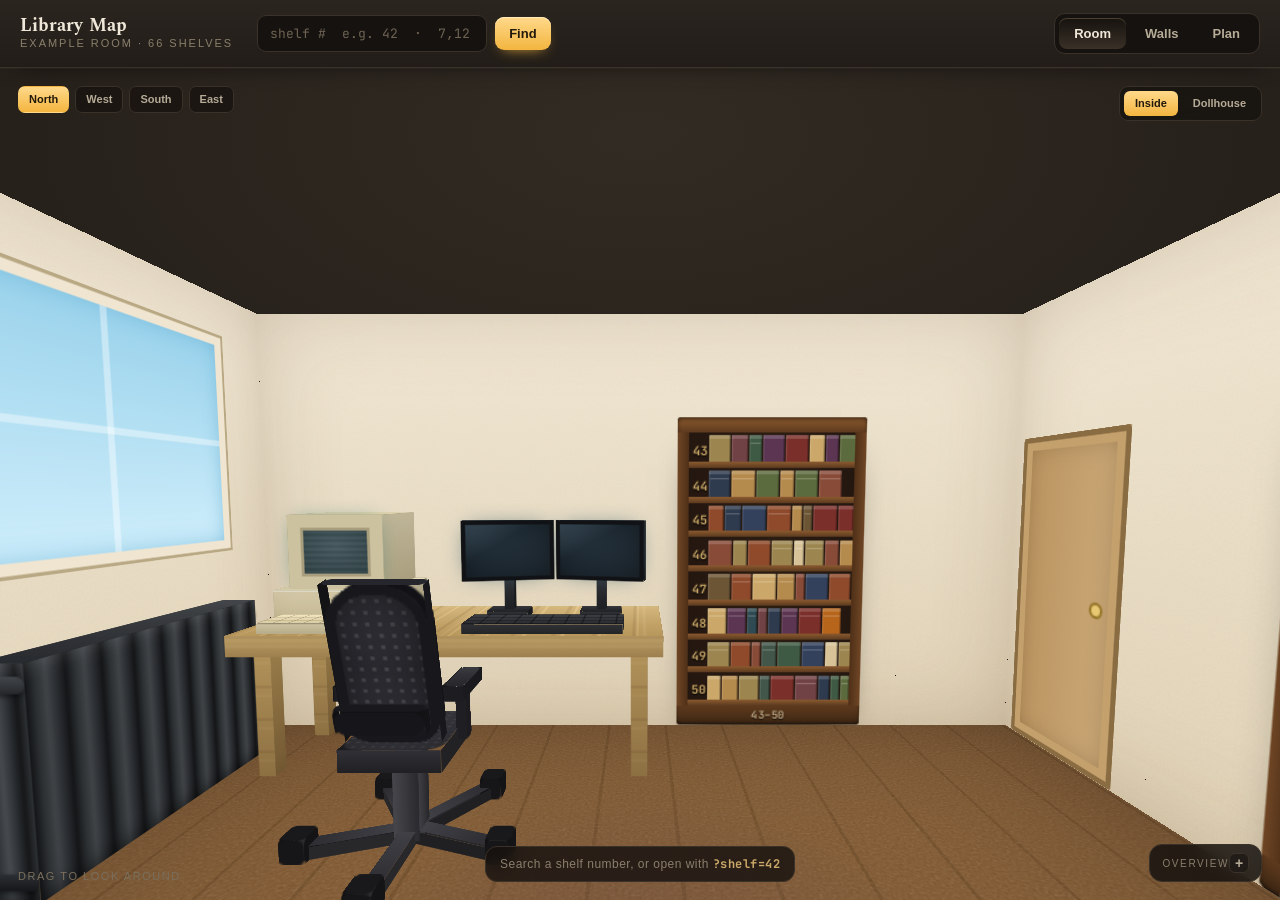
<file: backend/app/static/maps/demo-room/index.html>
<!DOCTYPE html>
<html lang="en">
<head>
<meta charset="utf-8" />
<meta name="viewport" content="width=device-width, initial-scale=1" />
<title>Library Map — Example Room</title>
<link rel="preconnect" href="https://fonts.googleapis.com" />
<link rel="preconnect" href="https://fonts.gstatic.com" crossorigin />
<link href="https://fonts.googleapis.com/css2?family=Spectral:wght@500;600;700&family=JetBrains+Mono:wght@500;700&display=swap" rel="stylesheet" />
<style>
:root{
  --ink:#efe7d8; --ink-soft:#b6ab97; --ink-dim:#8a7f6c;
  --bg:#221d18; --bg2:#2b2520; --panel:#191512; --line:#3a3128;
  --plaster:#e7dcc6; --plaster-sh:#cdbfa3;
  --wood:#5f3d22; --wood-lo:#46291425; --wood-hi:#7d4f2c;
  --back-panel:#2c1d12;
  --board:#7a4f2b;
  --gold:#f3b53f; --gold-soft:#ffd98a;
  --sky1:#9bd3ec; --sky2:#cfeefb;
  --ui:-apple-system,BlinkMacSystemFont,"Segoe UI",Roboto,Helvetica,Arial,sans-serif;
  --mono:"JetBrains Mono",ui-monospace,SFMono-Regular,Menlo,monospace;
  --serif:"Spectral",Georgia,serif;
}
*{box-sizing:border-box;}
html,body{margin:0;height:100%;}
body{
  font-family:var(--ui); color:var(--ink);
  background:
    radial-gradient(120% 90% at 50% -10%, #2f2922 0%, var(--bg) 60%, #1a1612 100%);
  overflow:hidden;
}
#app{height:100vh;display:flex;flex-direction:column;}

/* ---------- top bar ---------- */
.topbar{
  display:flex;align-items:center;gap:18px;
  padding:13px 20px;border-bottom:1px solid var(--line);
  background:linear-gradient(180deg,#2b2520,#221d18);
  box-shadow:0 1px 0 rgba(255,255,255,.03), 0 10px 24px -18px #000;
  z-index:20;
}
.brand{display:flex;flex-direction:column;line-height:1.05;}
.brand b{font-family:var(--serif);font-weight:700;font-size:18px;letter-spacing:.2px;color:var(--ink);}
.brand small{font-size:11px;letter-spacing:.18em;text-transform:uppercase;color:var(--ink-dim);margin-top:2px;}

.search{display:flex;align-items:center;gap:8px;margin-left:6px;}
.search form{display:flex;align-items:center;gap:8px;}
.search input{
  width:230px;font-family:var(--mono);font-size:13px;color:var(--ink);
  background:#16120f;border:1px solid var(--line);border-radius:9px;
  padding:9px 12px;outline:none;transition:border-color .15s,box-shadow .15s;
}
.search input:focus{border-color:var(--gold);box-shadow:0 0 0 3px #f3b53f22;}
.search input::placeholder{color:#6d6353;}
.btn{
  font:600 13px/1 var(--ui);color:#23190b;cursor:pointer;
  background:linear-gradient(180deg,var(--gold-soft),var(--gold));
  border:none;border-radius:9px;padding:10px 14px;
  box-shadow:0 1px 0 #ffe9b8 inset,0 6px 14px -8px var(--gold);
}
.btn.ghost{background:#211c17;color:var(--ink-soft);border:1px solid var(--line);box-shadow:none;}
.btn.ghost:hover{color:var(--ink);border-color:#54483a;}

.tabs{margin-left:auto;display:flex;gap:4px;background:#16120f;padding:4px;border-radius:11px;border:1px solid var(--line);}
.tab{
  font:600 13px/1 var(--ui);color:var(--ink-soft);cursor:pointer;
  background:transparent;border:none;border-radius:8px;padding:9px 15px;display:flex;align-items:center;gap:7px;
  transition:background .15s,color .15s;
}
.tab:hover{color:var(--ink);}
.tab.on{background:linear-gradient(180deg,#3a312700,#3a3127);color:var(--ink);box-shadow:0 1px 0 #4a3f31 inset;}
.tab .ic{width:13px;height:13px;opacity:.85;}

/* ---------- stage ---------- */
.stage{position:relative;flex:1;min-height:0;overflow:hidden;}
.view{position:absolute;inset:0;}

/* status / results strip */
.status{
  position:absolute;left:50%;bottom:18px;transform:translateX(-50%);
  display:flex;align-items:center;gap:10px;flex-wrap:wrap;justify-content:center;
  max-width:80%;padding:9px 14px;border-radius:12px;z-index:15;
  background:rgba(22,18,15,.82);border:1px solid var(--line);backdrop-filter:blur(8px);
  box-shadow:0 14px 30px -18px #000;
}
.status .lab{font-size:12px;color:var(--ink-dim);letter-spacing:.04em;}
.chip{
  font-family:var(--mono);font-size:12px;font-weight:700;color:#2a1e08;cursor:pointer;
  background:linear-gradient(180deg,var(--gold-soft),var(--gold));
  border:none;border-radius:7px;padding:5px 9px;display:inline-flex;gap:6px;align-items:center;
}
.chip .w{font-weight:500;color:#5a3f12;font-family:var(--ui);font-size:10px;}
.status .clear{font-size:12px;color:var(--ink-dim);cursor:pointer;background:none;border:none;text-decoration:underline;}
.status.empty{color:var(--ink-dim);}

/* mini-map overlay */
.minimap{
  position:absolute;right:18px;bottom:18px;width:188px;z-index:14;
  background:rgba(22,18,15,.85);border:1px solid var(--line);border-radius:13px;
  padding:10px;backdrop-filter:blur(8px);box-shadow:0 16px 34px -20px #000;
}
.minimap .mm-h{display:flex;justify-content:space-between;align-items:center;margin:0 2px 7px;}
.minimap .mm-h .mm-title{font-size:10px;letter-spacing:.16em;text-transform:uppercase;color:var(--ink-dim);}
.minimap .mm-h .mm-right{display:flex;align-items:center;gap:8px;}
.minimap .mm-h .mm-right .mm-lit{font-size:10px;letter-spacing:.04em;color:var(--gold-soft);}
.mm-toggle{width:20px;height:20px;display:flex;align-items:center;justify-content:center;line-height:0;
  font:700 14px/1 var(--ui);color:var(--ink-soft);cursor:pointer;
  background:#211c17;border:1px solid var(--line);border-radius:6px;padding:0;}
.mm-toggle:hover{color:var(--ink);border-color:#54483a;}
.minimap.min{width:auto;padding:8px 10px;}
.minimap.min .mm-h{margin-bottom:0;}
.minimap.min .plan-svg{display:none;}
.minimap.hide{display:none;}

/* =======================================================================
   BOOKCASE + SHELF  (shared)
   ======================================================================= */
.bookcase{position:relative;border-radius:3px;
  background:linear-gradient(100deg,#5a3a20,#6b4324 30%,#5a3a20 70%,#4a2f19);
  box-shadow:0 18px 30px -20px #000, 0 2px 0 #2e1c0e inset;
  filter:saturate(1.02);}
.bc-cap{position:absolute;left:0;right:0;top:0;height:12px;border-radius:3px 3px 0 0;
  background:linear-gradient(180deg,#8a5a30,#5d3a1f);box-shadow:0 2px 4px -2px #000 inset;}
.bc-plinth{position:absolute;left:0;right:0;bottom:0;height:16px;border-radius:0 0 3px 3px;
  background:linear-gradient(180deg,#5d3a1f,#3c2613);box-shadow:0 -2px 4px -2px #000 inset;}
.bc-side{position:absolute;top:12px;bottom:16px;width:9px;background:linear-gradient(90deg,#6e4626,#4d2f18);}
.bc-side-l{left:0;}
.bc-side-r{right:0;background:linear-gradient(270deg,#6e4626,#4d2f18);}
.bc-stack{position:absolute;top:12px;bottom:16px;left:9px;right:9px;
  background:linear-gradient(90deg,#241710,#2c1d12 50%,#241710);
  display:flex;flex-direction:column;}
.bc-range{position:absolute;left:50%;bottom:2px;transform:translateX(-50%);
  font-family:var(--mono);font-size:9px;font-weight:700;color:#e8cfa6;letter-spacing:.05em;
  opacity:.75;pointer-events:none;text-shadow:0 1px 1px #000;}
.bookcase.has-active{box-shadow:0 18px 30px -16px #000,0 0 0 2px #f3b53f55,0 0 30px -4px #f3b53f55;}

.shelf{position:relative;display:flex;flex-direction:column;justify-content:flex-end;
  transition:filter .25s,opacity .25s;}
.shelf-books{display:flex;align-items:flex-end;gap:1px;padding:0 6px 0 16px;overflow:hidden;}
.spine{position:relative;flex:0 0 auto;border-radius:1px 1px 0 0;align-self:flex-end;
  box-shadow:inset -1px 0 0 rgba(0,0,0,.28), inset 1px 0 0 rgba(255,255,255,.10);
  background-clip:padding-box;}
.spine::before{content:"";position:absolute;left:0;right:0;top:0;height:3px;
  background:rgba(255,255,255,.16);}
.spine.banded::after{content:"";position:absolute;left:1px;right:1px;top:30%;height:18%;
  background:repeating-linear-gradient(180deg,rgba(255,255,255,.22) 0 1px,transparent 1px 4px);}
.shelf-board{height:5px;background:linear-gradient(180deg,#8a5a30,#5a3a20);
  box-shadow:0 -3px 6px -4px #000;}
.shelf-num{position:absolute;left:3px;top:50%;transform:translateY(-50%);
  font-family:var(--mono);font-size:10px;font-weight:700;color:#caa869;
  text-shadow:0 1px 1px #000;pointer-events:none;transition:all .2s;z-index:3;}
.shelf-glow{position:absolute;inset:0;border-radius:2px;pointer-events:none;
  opacity:0;transition:opacity .25s;}

/* highlight states */
.shelf.is-dim{filter:brightness(.42) saturate(.55);}
.shelf.is-active{filter:none;}
.shelf.is-active .shelf-glow{opacity:1;
  box-shadow:inset 0 0 0 2px var(--gold), inset 0 0 26px -2px #f3b53f88,
             0 0 18px -2px #f3b53faa;
  background:linear-gradient(0deg,#f3b53f14,#ffd98a18);
  animation:pulse 1.6s ease-in-out infinite;}
.shelf.is-active .shelf-num{
  left:3px;color:#23190b;font-size:11px;background:var(--gold);
  padding:2px 5px;border-radius:6px;box-shadow:0 0 0 2px #fff5db66,0 2px 6px -1px #000;}
@keyframes pulse{0%,100%{box-shadow:inset 0 0 0 2px var(--gold),inset 0 0 26px -2px #f3b53f88,0 0 12px -2px #f3b53f88;}
  50%{box-shadow:inset 0 0 0 2px var(--gold-soft),inset 0 0 30px 0 #f3b53faa,0 0 26px 0 #f3b53fcc;}}
@media (prefers-reduced-motion:reduce){.shelf.is-active .shelf-glow{animation:none;}}

/* =======================================================================
   3D ROOM
   ======================================================================= */
.stage3{position:absolute;inset:0;perspective:1500px;perspective-origin:50% 42%;
  transition:perspective-origin .4s;}
.stage3.is-inside{perspective-origin:50% 56%;}
.stage3{
  cursor:grab;touch-action:none;background:
    radial-gradient(130% 100% at 50% 8%, #322b23 0%, #211c17 55%, #15110d 100%);}
.stage3:active{cursor:grabbing;}
.scene3{position:absolute;left:50%;top:54%;width:0;height:0;transform-style:preserve-3d;}
.scene3>*{position:absolute;left:0;top:0;transform-style:preserve-3d;}
.wall3{position:absolute;backface-visibility:hidden;transform-style:preserve-3d;
  background:
    url("data:image/svg+xml,%3Csvg xmlns='http://www.w3.org/2000/svg' width='180' height='180'%3E%3Cfilter id='n'%3E%3CfeTurbulence type='fractalNoise' baseFrequency='0.9' numOctaves='2' stitchTiles='stitch'/%3E%3CfeColorMatrix type='saturate' values='0'/%3E%3C/filter%3E%3Crect width='180' height='180' filter='url(%23n)' opacity='0.5'/%3E%3C/svg%3E"),
    linear-gradient(180deg,#efe5d0,#ddceb1);
  background-size:180px 180px, cover;
  background-blend-mode:soft-light, normal;
  box-shadow:inset 0 0 80px -20px rgba(90,60,30,.32);}
.floor3{position:absolute;backface-visibility:hidden;
  background:
    url("data:image/svg+xml,%3Csvg xmlns='http://www.w3.org/2000/svg' width='200' height='200'%3E%3Cfilter id='n'%3E%3CfeTurbulence type='fractalNoise' baseFrequency='0.6' numOctaves='3' stitchTiles='stitch'/%3E%3CfeColorMatrix type='saturate' values='0'/%3E%3C/filter%3E%3Crect width='200' height='200' filter='url(%23n)' opacity='0.6'/%3E%3C/svg%3E"),
    repeating-linear-gradient(90deg, #7c5631 0 44px, #6f4c29 44px 46px),
    repeating-linear-gradient(0deg, rgba(0,0,0,.06) 0 70px, rgba(255,255,255,.025) 70px 150px),
    linear-gradient(180deg,#875d34,#684627);
  background-size:200px 200px, auto, auto, cover;
  background-blend-mode:soft-light, normal, normal, normal;
  box-shadow:inset 0 0 160px 0 rgba(0,0,0,.28);}
.rug3{border-radius:50%;background:radial-gradient(closest-side,#5a3a5233,transparent);}
.ceil3{position:absolute;backface-visibility:hidden;
  background:linear-gradient(180deg,#efe9dc,#e2d8c4);
  box-shadow:inset 0 0 120px -20px rgba(80,55,28,.4);}
.wall3.behind{opacity:0 !important;pointer-events:none;}
.wall-bc{position:absolute;transform-style:preserve-3d;}

.window3{position:absolute;background:linear-gradient(180deg,var(--sky1),var(--sky2));
  border:6px solid #efe5d0;box-shadow:0 0 0 2px #b9a884,inset 0 0 18px -4px #6fb4d6;}
.window3 span{position:absolute;background:#ffffff66;}
.window3 span:nth-child(1){left:50%;top:0;bottom:0;width:4px;margin-left:-2px;}
.window3 span:nth-child(2){top:50%;left:0;right:0;height:4px;margin-top:-2px;}
.door3{position:absolute;background:linear-gradient(90deg,#b9935f,#caa877);
  border:4px solid #8a6c42;border-radius:2px;box-shadow:inset 0 0 0 6px #c4a06c, inset 0 0 24px -6px #6b5132;}
.door3 .knob{position:absolute;right:12px;top:50%;width:7px;height:7px;border-radius:50%;
  background:#e8c873;box-shadow:0 0 0 2px #9a7a2e;}

.box{position:absolute;transform-style:preserve-3d;}
.box .bx{position:absolute;left:0;top:0;}

/* ---- furniture materials ---- */
/* wood grain texture, reused on every wooden face */
.box.wood-top .bx,.box.wood .bx{background:#a9894f;}
.box.wood-top .top{background:
  repeating-linear-gradient(90deg, rgba(60,35,12,.10) 0 3px, transparent 3px 7px, rgba(255,240,210,.06) 7px 9px, transparent 9px 26px),
  repeating-linear-gradient(90deg, rgba(0,0,0,.05) 0 22px, rgba(255,255,255,.05) 22px 24px),
  linear-gradient(180deg,#c9ae77,#ad8e57);}
.box.wood-top .front,.box.wood-top .back{background:
  repeating-linear-gradient(180deg, rgba(60,35,12,.10) 0 2px, transparent 2px 6px, rgba(255,240,210,.05) 6px 8px, transparent 8px 22px),
  linear-gradient(180deg,#bd9f68,#9c7f4c);}
.box.wood-top .left,.box.wood-top .right,.box.wood .left,.box.wood .right{background:linear-gradient(180deg,#a98a52,#7f6238);}
.box.wood .front,.box.wood .back{background:
  repeating-linear-gradient(180deg, rgba(60,35,12,.10) 0 2px, transparent 2px 6px, rgba(255,240,210,.04) 6px 8px, transparent 8px 22px),
  linear-gradient(180deg,#b1925a,#8d7042);}
.box.wood .top{background:
  repeating-linear-gradient(90deg, rgba(0,0,0,.05) 0 18px, rgba(255,255,255,.045) 18px 20px),
  linear-gradient(180deg,#c0a067,#a3854f);}

/* ---- modern monitor monitors (the dual-display setup) ---- */
.box.panel .bx{background:#1b1c1f;}
.box.panel .top,.box.panel .left,.box.panel .right,.box.panel .back{background:linear-gradient(180deg,#26282c,#17181b);}
.box.panel .front{
  background:linear-gradient(160deg,#2b3a44 0%,#1d2932 55%,#13202a 100%);
  box-shadow:inset 0 0 0 3px #101215, inset 0 0 24px 2px rgba(0,0,0,.55), 0 0 16px -6px #3a5e6e;}
.box.panel .front::after{content:"";position:absolute;inset:3px;
  background:linear-gradient(150deg, rgba(150,190,220,.20) 0%, rgba(70,100,130,.05) 38%, rgba(255,255,255,.05) 100%);}
.box.panel-stand .bx{background:#1c1d20;}
.box.panel-stand .top,.box.panel-stand .front,.box.panel-stand .back{background:linear-gradient(180deg,#303236,#1e1f22);}

/* ---- a desktop computer base unit (beige, twin 5.25in floppy bays) ---- */
.box.computer .bx{background:#cfc4a3;}
.box.computer .top{background:
  repeating-linear-gradient(90deg, rgba(0,0,0,.045) 0 30px, rgba(255,255,255,.06) 30px 32px),
  linear-gradient(180deg,#ddd2b1,#c7bc99);}
.box.computer .left,.box.computer .right,.box.computer .back{background:linear-gradient(180deg,#cabf9d,#b1a684);}
.box.computer .front{background:linear-gradient(180deg,#d9cead,#c2b691);
  box-shadow:inset 0 1px 0 rgba(255,255,255,.45), inset 0 0 16px rgba(90,70,40,.10);}
/* two stacked 5.25" drive bays on the front-right, each with a disk slot */
.box.computer .front::before,.box.computer .front::after{content:"";position:absolute;right:7%;width:34%;height:30%;border-radius:1.5px;
  background:
    linear-gradient(180deg, transparent 0 40%, #211e19 40% 54%, transparent 54% 100%),
    linear-gradient(180deg,#d2c7a6,#b9ae8a);
  box-shadow:inset 0 0 0 1px rgba(60,45,20,.30), inset 0 1px 0 rgba(255,255,255,.5);}
.box.computer .front::before{top:14%;}
.box.computer .front::after{bottom:14%;}

/* ---- desktop PC-CM colour monitor (beige CRT that sits on the base) ---- */
.box.computer-mon .bx{background:#cfc4a3;}
.box.computer-mon .top,.box.computer-mon .left,.box.computer-mon .right,.box.computer-mon .back{background:linear-gradient(180deg,#d4c9a8,#bcb18d);}
.box.computer-mon .front{
  background:radial-gradient(118% 105% at 50% 42%, #45565d 0%, #28363c 52%, #161f23 100%);
  box-shadow:inset 0 0 0 9px #cdc2a0, inset 0 0 0 11px #a89d7c, inset 0 0 20px 3px rgba(0,0,0,.6), 0 0 14px -5px #5a8d82;}
.box.computer-mon .front::after{content:"";position:absolute;inset:11px;
  background:repeating-linear-gradient(180deg, rgba(255,255,255,.05) 0 2px, transparent 2px 4px);
  box-shadow:inset 0 0 16px 2px rgba(120,180,170,.16);}

/* ---- keyboards ---- */
.box.keyboard .bx{background:#2a2c30;}
.box.keyboard .front,.box.keyboard .back,.box.keyboard .left,.box.keyboard .right{background:linear-gradient(180deg,#303236,#212327);}
.box.keyboard .top{background:
  repeating-linear-gradient(90deg, rgba(0,0,0,.42) 0 1px, transparent 1px 11px),
  repeating-linear-gradient(0deg, rgba(0,0,0,.42) 0 1px, transparent 1px 9px),
  linear-gradient(180deg,#35383d,#26282c);}
.box.computer-kbd .bx{background:#cabf9d;}
.box.computer-kbd .front,.box.computer-kbd .back,.box.computer-kbd .left,.box.computer-kbd .right{background:linear-gradient(180deg,#cdc2a1,#b6ab88);}
.box.computer-kbd .top{background:
  repeating-linear-gradient(90deg, rgba(70,55,25,.30) 0 1px, transparent 1px 10px),
  repeating-linear-gradient(0deg, rgba(70,55,25,.30) 0 1px, transparent 1px 8px),
  linear-gradient(180deg,#d8cdac,#c2b691);}

/* ---- old cast-iron column radiator (graphite / anthracite) ---- */
.box.radiator .bx{background:#2a2c2e;}
.box.radiator .top{background:linear-gradient(180deg,#3c3f42,#24262a);border-radius:3px;}
.box.radiator .front,.box.radiator .back,.box.radiator .left,.box.radiator .right{
  background:repeating-linear-gradient(90deg,
    #161719 0px, #303437 4px, #474b4f 9px, #2c2f33 14px, #161719 18px);
  box-shadow:inset 0 7px 9px -6px rgba(255,255,255,.14), inset 0 -8px 12px -7px rgba(0,0,0,.55);}
.box.radiator .front::before,.box.radiator .back::before{content:"";position:absolute;left:0;right:0;top:6px;height:8px;
  background:linear-gradient(180deg,#43474b,#26282b);border-radius:4px;box-shadow:0 1px 2px rgba(0,0,0,.5);}
.box.radiator .front::after,.box.radiator .back::after{content:"";position:absolute;left:0;right:0;bottom:6px;height:8px;
  background:linear-gradient(180deg,#2c2f33,#16171a);border-radius:4px;box-shadow:0 1px 2px rgba(0,0,0,.5);}

.box.chair-leg .bx{background:#2c2c30;}
.box.chair-leg .top{background:linear-gradient(180deg,#3c3c42,#26262a);}
.box.caster .bx{background:#161618;border-radius:3px;}
.box.chair-post .bx{background:linear-gradient(90deg,#46464c,#2a2a2e);}
.box.chair-post .top{background:#4a4a50;}
.box.chair-arm-post .bx{background:#1f1f23;}

.box.aeron-seat .bx{background:#262629;}
.box.aeron-seat .top{
  background:
    radial-gradient(circle at 1.5px 1.5px, rgba(255,255,255,.09) .6px, transparent 1.1px) 0 0/5px 5px,
    radial-gradient(120% 150% at 50% 25%, #34343a, #1c1c20);
  border-radius:10px;}
.box.aeron-seat .front,.box.aeron-seat .back{background:linear-gradient(180deg,#303036,#202024);}
.box.aeron-arm .bx{background:#1d1d21;}
.box.aeron-arm .top{background:linear-gradient(180deg,#34343a,#222226);border-radius:5px;}

.box.aeron-back .bx{background:#26262b;}
.box.aeron-back .front,.box.aeron-back .back{
  background:
    radial-gradient(circle at 2px 2px, rgba(255,255,255,.13) .8px, transparent 1.5px) 0 0/6px 6px,
    linear-gradient(180deg,#33333a 0%, #2a2a30 50%, #303037 100%);
  box-shadow:inset 0 0 0 5px #17171c, inset 0 0 26px 2px rgba(0,0,0,.55);
  border-radius:22px 22px 14px 14px;}
.box.aeron-back .left,.box.aeron-back .right{background:#1a1a1f;}
.box.aeron-back .top{background:#222228;border-radius:10px;}
.box.aeron-lumbar .bx{background:#16161a;border-radius:8px;}
.hint3{position:absolute;left:18px;bottom:18px;font-size:11px;letter-spacing:.14em;
  text-transform:uppercase;color:#7a6f5d;pointer-events:none;}
.cam-toggle{position:absolute;right:18px;top:18px;z-index:7;display:flex;gap:4px;
  background:rgba(22,18,15,.72);border:1px solid var(--line);border-radius:9px;padding:4px;backdrop-filter:blur(6px);}
.cam-toggle button{font:600 11px/1 var(--ui);color:var(--ink-soft);background:transparent;
  border:none;border-radius:6px;padding:7px 11px;cursor:pointer;}
.cam-toggle button.on{color:#23190b;background:linear-gradient(180deg,var(--gold-soft),var(--gold));}
.snap-row{position:absolute;left:18px;top:18px;display:flex;gap:6px;z-index:6;}
.snap{font:600 11px/1 var(--ui);color:var(--ink-soft);background:rgba(22,18,15,.7);
  border:1px solid var(--line);border-radius:7px;padding:7px 10px;cursor:pointer;backdrop-filter:blur(6px);}
.snap:hover{color:var(--ink);border-color:#54483a;}
.snap.on{color:#23190b;background:linear-gradient(180deg,var(--gold-soft),var(--gold));border-color:transparent;}

/* =======================================================================
   WALL ELEVATIONS
   ======================================================================= */
.elev-wrap{position:absolute;inset:0;display:flex;flex-direction:column;padding-bottom:60px;
  background:radial-gradient(120% 90% at 50% 0%, #2c261f, #1d1813 70%);}
.elev-tabs{display:flex;gap:6px;justify-content:center;padding:16px 0 4px;}
.elev-tab{display:flex;align-items:center;gap:8px;font:600 13px/1 var(--ui);
  color:var(--ink-soft);background:#16120f;border:1px solid var(--line);
  border-radius:9px;padding:9px 14px;cursor:pointer;}
.elev-tab .dot{width:9px;height:9px;border-radius:50%;background:#6b5a3c;}
.elev-tab .dot[data-w="back"]{background:#c08a4e;}
.elev-tab .dot[data-w="left"]{background:#6fb4d6;}
.elev-tab .dot[data-w="right"]{background:#caa877;}
.elev-tab .dot[data-w="front"]{background:#8a9a6a;}
.elev-tab.on{color:#23190b;background:linear-gradient(180deg,var(--gold-soft),var(--gold));border-color:transparent;}
.elev-stage{flex:1;min-height:0;display:flex;align-items:center;justify-content:center;padding:14px 28px;}
.elev-room{position:relative;transform-origin:center;}
.elev-wall{position:absolute;left:0;top:0;border-radius:4px 4px 0 0;
  background:linear-gradient(180deg,#efe5d0,#dccdb0);
  box-shadow:inset 0 0 90px -20px rgba(90,60,30,.3);}
.elev-floor{position:absolute;left:-18px;right:-18px;bottom:0;height:54px;border-radius:0 0 4px 4px;
  background:repeating-linear-gradient(90deg,#7a5530 0 40px,#6e4a28 40px 42px),linear-gradient(180deg,#8a6038,#6b4828);
  box-shadow:inset 0 8px 18px -10px #000;}
.elev-bc{position:absolute;}
.elev-caption{text-align:center;padding:10px 0 18px;color:var(--ink-soft);font-size:13px;letter-spacing:.02em;}
.elev-caption::before{content:"";display:inline-block;width:26px;height:1px;background:var(--line);vertical-align:middle;margin-right:10px;}
.elev-caption::after{content:"";display:inline-block;width:26px;height:1px;background:var(--line);vertical-align:middle;margin-left:10px;}

/* elevation fixtures */
.el-window{position:absolute;background:linear-gradient(180deg,var(--sky1),var(--sky2));
  border:6px solid #f3ead6;box-shadow:0 0 0 2px #b9a884, inset 0 0 22px -4px #6fb4d6;}
.el-window span{position:absolute;background:#ffffff70;}
.el-window span:nth-child(1){left:33%;top:0;bottom:0;width:4px;}
.el-window span:nth-child(2){left:66%;top:0;bottom:0;width:4px;}
.el-window span:nth-child(3){top:50%;left:0;right:0;height:4px;}
.el-window .el-sill{position:absolute;left:-8px;right:-8px;bottom:-12px;height:9px;background:#cdba92;border-radius:2px;}
.el-radiator{position:absolute;display:flex;gap:0;padding:0;border-radius:5px;overflow:hidden;
  background:repeating-linear-gradient(90deg,#161719 0px,#303437 4px,#474b4f 9px,#2c2f33 14px,#161719 18px);
  box-shadow:0 6px 12px -8px #000, inset 0 7px 9px -6px rgba(255,255,255,.14), inset 0 -9px 12px -7px rgba(0,0,0,.55);}
.el-radiator::before{content:"";position:absolute;left:0;right:0;top:5px;height:9px;background:linear-gradient(180deg,#43474b,#26282b);border-radius:5px;}
.el-radiator::after{content:"";position:absolute;left:0;right:0;bottom:5px;height:9px;background:linear-gradient(180deg,#2c2f33,#16171a);border-radius:5px;}
.el-radiator i{display:none;}
.el-door{position:absolute;background:linear-gradient(90deg,#b9935f,#caa877);
  border:5px solid #8a6c42;border-radius:3px 3px 0 0;}
.el-door .panel{position:absolute;left:18px;right:18px;border:2px solid #9a7c50;border-radius:2px;background:#bd9a64;}
.el-door .panel.p1{top:18px;height:38%;}
.el-door .panel.p2{bottom:18px;height:38%;}
.el-door .el-knob{position:absolute;left:14px;top:52%;width:9px;height:9px;border-radius:50%;background:#e8c873;box-shadow:0 0 0 2px #9a7a2e;}
.el-desk{position:absolute;height:100%;}
.el-desktop{position:absolute;left:0;right:0;bottom:80px;height:13px;border-radius:2px;
  background:linear-gradient(180deg,#caa877,#9a7647);box-shadow:0 6px 12px -8px #000;}
.el-leg{position:absolute;bottom:0;width:9px;height:80px;background:linear-gradient(90deg,#9a7647,#774f28);}
.el-mon{position:absolute;border-radius:3px;background:linear-gradient(180deg,#3a3d42,#2a2c30);
  border:2px solid #23262a;box-shadow:inset 0 0 0 3px #aeb9b0;}
.el-mon::after{content:"";position:absolute;left:50%;bottom:-12px;width:18px;height:12px;
  transform:translateX(-50%);background:#2a2c30;}
.el-panel{position:absolute;border-radius:3px;
  background:linear-gradient(160deg,#2b3a44,#13202a);border:3px solid #101215;
  box-shadow:inset 0 0 16px 2px rgba(0,0,0,.5);}
.el-panel::after{content:"";position:absolute;left:50%;bottom:-16px;width:8px;height:16px;transform:translateX(-50%);background:#26282c;}
.el-panel i{position:absolute;left:50%;bottom:-20px;width:34px;height:5px;border-radius:2px;transform:translateX(-50%);background:#26282c;}
.el-computer{position:absolute;border-radius:2px;background:linear-gradient(180deg,#d9cead,#bdb28e);border:1px solid #948a6c;
  box-shadow:inset 0 1px 0 rgba(255,255,255,.5);}
.el-computer i{position:absolute;right:7%;width:34%;height:30%;border-radius:1.5px;
  background:linear-gradient(180deg,transparent 0 40%,#211e19 40% 54%,transparent 54% 100%),linear-gradient(180deg,#d2c7a6,#b9ae8a);
  box-shadow:inset 0 0 0 1px rgba(60,45,20,.3),inset 0 1px 0 rgba(255,255,255,.5);}
.el-computer i.d1{top:14%;}
.el-computer i.d2{bottom:14%;}
.el-computer-mon{position:absolute;border-radius:3px;background:linear-gradient(180deg,#d4c9a8,#bcb18d);border:1px solid #a89d7c;
  box-shadow:inset 0 0 0 8px #cdc2a0,inset 0 0 0 9px #a89d7c;}
.el-computer-mon::after{content:"";position:absolute;inset:9px;border-radius:2px;
  background:radial-gradient(118% 105% at 50% 42%,#45565d,#28363c 52%,#161f23);}
.el-kbd{position:absolute;border-radius:2px;background:
  repeating-linear-gradient(90deg,rgba(0,0,0,.4) 0 1px,transparent 1px 11px),
  repeating-linear-gradient(0deg,rgba(0,0,0,.4) 0 1px,transparent 1px 9px),
  linear-gradient(180deg,#35383d,#26282c);box-shadow:inset 0 0 0 1px #1f2125;}
.el-computer-kbd{position:absolute;border-radius:2px;background:
  repeating-linear-gradient(90deg,rgba(70,55,25,.3) 0 1px,transparent 1px 10px),
  repeating-linear-gradient(0deg,rgba(70,55,25,.3) 0 1px,transparent 1px 8px),
  linear-gradient(180deg,#d8cdac,#c2b691);box-shadow:inset 0 0 0 1px #a59c89;}
.el-chair{position:absolute;bottom:0;width:64px;}
.el-chair .seat{position:absolute;bottom:36px;left:0;width:64px;height:12px;border-radius:3px;background:#4a4a4a;}
.el-chair .back{position:absolute;bottom:36px;left:8px;width:48px;height:54px;border-radius:6px 6px 2px 2px;background:#3c3c3c;}
.el-chair .post{position:absolute;bottom:8px;left:28px;width:8px;height:30px;background:#2e2e2e;}
.el-chair .foot{position:absolute;bottom:0;left:14px;width:36px;height:8px;border-radius:4px;background:#2e2e2e;}

/* =======================================================================
   FLOOR PLAN
   ======================================================================= */
.plan-view{position:absolute;inset:0;display:flex;align-items:center;justify-content:center;
  padding:26px;background:radial-gradient(120% 90% at 50% 0%, #2c261f, #1c1712 70%);}
.plan-svg{width:auto;height:100%;max-width:100%;}
.plan-svg.compact{width:100%;height:auto;}
.pl-floor{fill:#efe7d6;}
.pl-walls{fill:none;stroke:#3a2c1c;stroke-width:7;}
.pl-window{fill:url(#none);fill:#bfe6f5;stroke:#6fa9c4;stroke-width:1.5;}
.pl-radiator{fill:#2c2f33;stroke:#16171a;stroke-width:1;}
.pl-door{fill:#c4a87c;stroke:#8b7355;stroke-width:1.5;}
.pl-furn .pl-desk{fill:#e7d8bb;stroke:#9a865f;stroke-width:1.5;}
.pl-furn .pl-pc{fill:#d6cbab;stroke:#948a6c;stroke-width:1;}
.pl-furn .pl-mon{fill:#c2cad0;stroke:#7c848a;stroke-width:1;}
.pl-furn .pl-kbd{fill:#e6e2d8;stroke:#a59c89;stroke-width:1;}
.pl-furn .pl-chair{fill:#cfcfcf;stroke:#7a7a7a;stroke-width:1.5;}
.pl-bc rect{fill:#cdebd6;stroke:#2d5f3e;stroke-width:2;cursor:pointer;transition:fill .2s;}
.pl-bc:hover rect{fill:#b9e4c7;}
.pl-bc .pl-label{fill:#1b3d28;font:700 15px var(--mono);text-anchor:middle;dominant-baseline:central;pointer-events:none;}
.pl-bc.on rect{fill:#fff0cf;stroke:#caa11e;}
.pl-bc.on .pl-label{fill:#7a5a08;}
.pl-ring{fill:none !important;stroke:var(--gold);stroke-width:3;
  filter:drop-shadow(0 0 6px #f3b53f);animation:plpulse 1.6s ease-in-out infinite;}
@keyframes plpulse{0%,100%{opacity:.55;}50%{opacity:1;}}
.plan-svg.compact .pl-label{font-size:19px;}
.plan-svg.compact .pl-furn{opacity:.85;}
</style>
</head>
<body>
<div id="app"></div>

<template id="__bundler_thumbnail">
  <svg viewBox="0 0 100 100" xmlns="http://www.w3.org/2000/svg">
    <rect width="100" height="100" fill="#2b2520"/>
    <rect x="20" y="22" width="60" height="56" rx="3" fill="#6b4324"/>
    <rect x="26" y="30" width="48" height="9" fill="#caa877"/>
    <rect x="26" y="44" width="48" height="9" fill="#f3b53f"/>
    <rect x="26" y="58" width="48" height="9" fill="#5d6b3e"/>
  </svg>
</template>

<script src="vendor/react.development.js"></script>
<script src="vendor/react-dom.development.js"></script>
<script src="vendor/babel.min.js"></script>

<script src="lib.js"></script>
<script type="text/babel" src="components.jsx"></script>
<script type="text/babel" src="floorplan.jsx"></script>
<script type="text/babel" src="walls.jsx"></script>
<script type="text/babel" src="room3d.jsx"></script>

<script type="text/babel">
const { useState, useEffect, useRef, useCallback } = React;

// fit an elevation room to its stage
function useFit(ref, depKey){
  useEffect(()=>{
    const el = ref.current; if(!el) return;
    const fit = ()=>{
      const room = el.querySelector(".elev-room"); if(!room) return;
      const pad = 56;
      const aw = el.clientWidth - pad, ah = el.clientHeight - pad - 70;
      const rw = room.offsetWidth, rh = room.offsetHeight;
      const s = Math.min(aw/rw, ah/rh, 1.32);
      room.style.transform = `scale(${s})`;
    };
    fit();
    const ro = new ResizeObserver(fit); ro.observe(el);
    return ()=>ro.disconnect();
  }, [depKey]);
}

function WallView({active, wall, setWall}){
  const ref = useRef(null);
  useFit(ref, wall);
  return (
    <div className="view" ref={ref}>
      <WallElevation active={active} wall={wall} setWall={setWall} />
    </div>
  );
}

const WALL_NAME = { back:"North", front:"South", left:"East", right:"West" };

function App(){
  const [active, setActive] = useState(()=> new Set(LIB.parseShelves(new URLSearchParams(location.search).get("shelf"))));
  const [view, setView] = useState("3d");
  const [wall, setWall] = useState("back");
  const [face, setFace] = useState(()=>({wall:"back", tick:0}));
  const [camMode, setCamMode] = useState("inside");
  const [q, setQ] = useState("");
  const [mmMin, setMmMin] = useState(true);   // overview minimized by default
  const tick = useRef(0);

  // apply a new highlight set + aim the camera/elevation/plan at it
  const apply = useCallback((nums, opts={})=>{
    const set = new Set(nums);
    setActive(set);
    if(nums.length){
      const w = LIB.SHELVES[nums[0]].bc.wall;
      tick.current += 1;
      setFace({wall:w, tick:tick.current});
      setWall(w);
    }
    // sync URL
    const url = new URL(location.href);
    if(nums.length) url.searchParams.set("shelf", nums.join(",")); else url.searchParams.delete("shelf");
    history.replaceState(null,"",url);
  },[]);

  // external API + messaging
  useEffect(()=>{
    window.LibraryMap = {
      highlight:(s)=>apply(LIB.parseShelves(Array.isArray(s)?s.join(","):s)),
      clear:()=>apply([]),
      show:(v)=>{ if(["3d","walls","plan"].includes(v)) setView(v); },
      version:"1.0",
    };
    const onMsg=(e)=>{
      const d=e.data; if(!d||typeof d!=="object") return;
      if(d.type==="library-map" || d.type==="highlightShelf" || d.type==="highlightShelves"){
        const raw = d.shelves!=null ? d.shelves : d.shelf;
        apply(LIB.parseShelves(Array.isArray(raw)?raw.join(","):raw));
        if(d.view) setView(d.view);
      }
    };
    const onPop=()=>setActive(new Set(LIB.parseShelves(new URLSearchParams(location.search).get("shelf"))));
    window.addEventListener("message",onMsg);
    window.addEventListener("popstate",onPop);
    return ()=>{ window.removeEventListener("message",onMsg); window.removeEventListener("popstate",onPop); };
  },[apply]);

  // if loaded with a shelf already, aim at it once
  useEffect(()=>{
    const nums=[...active].sort((a,b)=>a-b);
    if(nums.length){ const w=LIB.SHELVES[nums[0]].bc.wall; tick.current+=1; setFace({wall:w,tick:tick.current}); setWall(w); }
  // eslint-disable-next-line
  },[]);

  const submit=(e)=>{ e.preventDefault(); const nums=LIB.parseShelves(q); apply(nums); };

  const activeNums=[...active].sort((a,b)=>a-b);
  const pickWall=(w)=>{ tick.current+=1; setFace({wall:w,tick:tick.current}); setWall(w); };

  return (
    <React.Fragment>
      <div className="topbar">
        <div className="brand"><b>Library Map</b><small>Example Room · 66 shelves</small></div>
        <div className="search">
          <form onSubmit={submit}>
            <input value={q} onChange={(e)=>setQ(e.target.value)}
              placeholder="shelf #  e.g. 42  ·  7,12  ·  33-36" />
            <button className="btn" type="submit">Find</button>
            {activeNums.length>0 && <button type="button" className="btn ghost" onClick={()=>{setQ("");apply([]);}}>Clear</button>}
          </form>
        </div>
        <div className="tabs">
          {[["3d","Room"],["walls","Walls"],["plan","Plan"]].map(([k,l])=>(
            <button key={k} className={"tab"+(view===k?" on":"")} onClick={()=>setView(k)}>{l}</button>
          ))}
        </div>
      </div>

      <div className="stage">
        {view==="3d" && (
          <div className="view">
            <div className="snap-row">
              {["back","right","front","left"].map(w=>(
                <button key={w} className={"snap"+(face.wall===w?" on":"")} onClick={()=>pickWall(w)}>{WALL_NAME[w]}</button>
              ))}
            </div>
            <Room3D active={active} face={face} mode={camMode} setMode={setCamMode} />
          </div>
        )}
        {view==="walls" && <WallView active={active} wall={wall} setWall={setWall} />}
        {view==="plan" && (
          <div className="view plan-view"><FloorPlan active={active} onPick={(w,n)=>pickWall(w)} /></div>
        )}

        {/* mini-map (hidden on plan tab) */}
        <div className={"minimap"+(view==="plan"?" hide":"")+(mmMin?" min":"")}>
          <div className="mm-h">
            <span className="mm-title">Overview</span>
            <span className="mm-right">
              {activeNums.length>0 && <span className="mm-lit">{activeNums.length} lit</span>}
              <button className="mm-toggle" title={mmMin?"Expand overview":"Minimize overview"}
                      onClick={()=>setMmMin(m=>!m)}>{mmMin?"+":"\u2013"}</button>
            </span>
          </div>
          {!mmMin && <FloorPlan active={active} onPick={(w,n)=>{ setView(view==="walls"?"walls":"3d"); pickWall(w); }} compact />}
        </div>

        {/* status / results */}
        {activeNums.length>0 ? (
          <div className="status">
            <span className="lab">Highlighting</span>
            {activeNums.slice(0,12).map(n=>(
              <button key={n} className="chip" onClick={()=>pickWall(LIB.SHELVES[n].bc.wall)}>
                {n}<span className="w">{WALL_NAME[LIB.SHELVES[n].bc.wall]}</span>
              </button>
            ))}
            {activeNums.length>12 && <span className="lab">+{activeNums.length-12} more</span>}
            <button className="clear" onClick={()=>{setQ("");apply([]);}}>clear</button>
          </div>
        ) : (
          <div className="status empty">
            <span className="lab">Search a shelf number, or open with <b style={{fontFamily:"var(--mono)",color:"#caa869"}}>?shelf=42</b></span>
          </div>
        )}
      </div>
    </React.Fragment>
  );
}

ReactDOM.createRoot(document.getElementById("app")).render(<App/>);
</script>
</body>
</html>
</file>
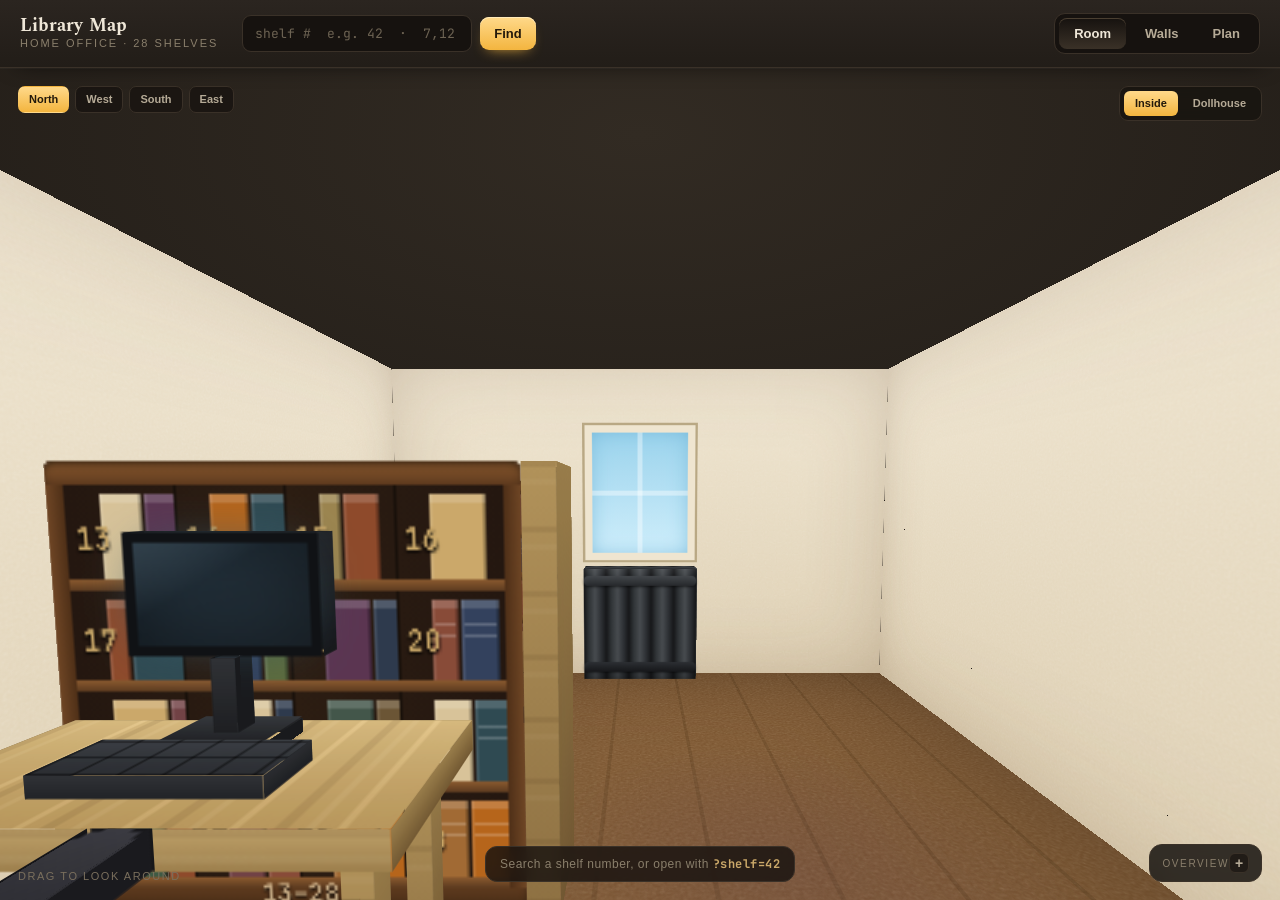
<file: backend/app/static/maps/mon_bureau/index.html>
<!DOCTYPE html>
<html lang="en">
<head>
<meta charset="utf-8" />
<meta name="viewport" content="width=device-width, initial-scale=1" />
<title>Library Map — Home Office</title>
<link rel="preconnect" href="https://fonts.googleapis.com" />
<link rel="preconnect" href="https://fonts.gstatic.com" crossorigin />
<link href="https://fonts.googleapis.com/css2?family=Spectral:wght@500;600;700&family=JetBrains+Mono:wght@500;700&display=swap" rel="stylesheet" />
<style>
:root{
  --ink:#efe7d8; --ink-soft:#b6ab97; --ink-dim:#8a7f6c;
  --bg:#221d18; --bg2:#2b2520; --panel:#191512; --line:#3a3128;
  --plaster:#e7dcc6; --plaster-sh:#cdbfa3;
  --wood:#5f3d22; --wood-lo:#46291425; --wood-hi:#7d4f2c;
  --back-panel:#2c1d12;
  --board:#7a4f2b;
  --gold:#f3b53f; --gold-soft:#ffd98a;
  --sky1:#9bd3ec; --sky2:#cfeefb;
  --ui:-apple-system,BlinkMacSystemFont,"Segoe UI",Roboto,Helvetica,Arial,sans-serif;
  --mono:"JetBrains Mono",ui-monospace,SFMono-Regular,Menlo,monospace;
  --serif:"Spectral",Georgia,serif;
}
*{box-sizing:border-box;}
html,body{margin:0;height:100%;}
body{
  font-family:var(--ui); color:var(--ink);
  background:
    radial-gradient(120% 90% at 50% -10%, #2f2922 0%, var(--bg) 60%, #1a1612 100%);
  overflow:hidden;
}
#app{height:100vh;display:flex;flex-direction:column;}

/* ---------- top bar ---------- */
.topbar{
  display:flex;align-items:center;gap:18px;
  padding:13px 20px;border-bottom:1px solid var(--line);
  background:linear-gradient(180deg,#2b2520,#221d18);
  box-shadow:0 1px 0 rgba(255,255,255,.03), 0 10px 24px -18px #000;
  z-index:20;
}
.brand{display:flex;flex-direction:column;line-height:1.05;}
.brand b{font-family:var(--serif);font-weight:700;font-size:18px;letter-spacing:.2px;color:var(--ink);}
.brand small{font-size:11px;letter-spacing:.18em;text-transform:uppercase;color:var(--ink-dim);margin-top:2px;}

.search{display:flex;align-items:center;gap:8px;margin-left:6px;}
.search form{display:flex;align-items:center;gap:8px;}
.search input{
  width:230px;font-family:var(--mono);font-size:13px;color:var(--ink);
  background:#16120f;border:1px solid var(--line);border-radius:9px;
  padding:9px 12px;outline:none;transition:border-color .15s,box-shadow .15s;
}
.search input:focus{border-color:var(--gold);box-shadow:0 0 0 3px #f3b53f22;}
.search input::placeholder{color:#6d6353;}
.btn{
  font:600 13px/1 var(--ui);color:#23190b;cursor:pointer;
  background:linear-gradient(180deg,var(--gold-soft),var(--gold));
  border:none;border-radius:9px;padding:10px 14px;
  box-shadow:0 1px 0 #ffe9b8 inset,0 6px 14px -8px var(--gold);
}
.btn.ghost{background:#211c17;color:var(--ink-soft);border:1px solid var(--line);box-shadow:none;}
.btn.ghost:hover{color:var(--ink);border-color:#54483a;}

.tabs{margin-left:auto;display:flex;gap:4px;background:#16120f;padding:4px;border-radius:11px;border:1px solid var(--line);}
.tab{
  font:600 13px/1 var(--ui);color:var(--ink-soft);cursor:pointer;
  background:transparent;border:none;border-radius:8px;padding:9px 15px;display:flex;align-items:center;gap:7px;
  transition:background .15s,color .15s;
}
.tab:hover{color:var(--ink);}
.tab.on{background:linear-gradient(180deg,#3a312700,#3a3127);color:var(--ink);box-shadow:0 1px 0 #4a3f31 inset;}
.tab .ic{width:13px;height:13px;opacity:.85;}

/* ---------- stage ---------- */
.stage{position:relative;flex:1;min-height:0;overflow:hidden;}
.view{position:absolute;inset:0;}

/* status / results strip */
.status{
  position:absolute;left:50%;bottom:18px;transform:translateX(-50%);
  display:flex;align-items:center;gap:10px;flex-wrap:wrap;justify-content:center;
  max-width:80%;padding:9px 14px;border-radius:12px;z-index:15;
  background:rgba(22,18,15,.82);border:1px solid var(--line);backdrop-filter:blur(8px);
  box-shadow:0 14px 30px -18px #000;
}
.status .lab{font-size:12px;color:var(--ink-dim);letter-spacing:.04em;}
.chip{
  font-family:var(--mono);font-size:12px;font-weight:700;color:#2a1e08;cursor:pointer;
  background:linear-gradient(180deg,var(--gold-soft),var(--gold));
  border:none;border-radius:7px;padding:5px 9px;display:inline-flex;gap:6px;align-items:center;
}
.chip .w{font-weight:500;color:#5a3f12;font-family:var(--ui);font-size:10px;}
.status .clear{font-size:12px;color:var(--ink-dim);cursor:pointer;background:none;border:none;text-decoration:underline;}
.status.empty{color:var(--ink-dim);}

/* mini-map overlay */
.minimap{
  position:absolute;right:18px;bottom:18px;width:188px;z-index:14;
  background:rgba(22,18,15,.85);border:1px solid var(--line);border-radius:13px;
  padding:10px;backdrop-filter:blur(8px);box-shadow:0 16px 34px -20px #000;
}
.minimap .mm-h{display:flex;justify-content:space-between;align-items:center;margin:0 2px 7px;}
.minimap .mm-h .mm-title{font-size:10px;letter-spacing:.16em;text-transform:uppercase;color:var(--ink-dim);}
.minimap .mm-h .mm-right{display:flex;align-items:center;gap:8px;}
.minimap .mm-h .mm-right .mm-lit{font-size:10px;letter-spacing:.04em;color:var(--gold-soft);}
.mm-toggle{width:20px;height:20px;display:flex;align-items:center;justify-content:center;line-height:0;
  font:700 14px/1 var(--ui);color:var(--ink-soft);cursor:pointer;
  background:#211c17;border:1px solid var(--line);border-radius:6px;padding:0;}
.mm-toggle:hover{color:var(--ink);border-color:#54483a;}
.minimap.min{width:auto;padding:8px 10px;}
.minimap.min .mm-h{margin-bottom:0;}
.minimap.min .plan-svg{display:none;}
.minimap.hide{display:none;}

/* =======================================================================
   BOOKCASE + SHELF  (shared)
   ======================================================================= */
.bookcase{position:relative;border-radius:3px;
  background:linear-gradient(100deg,#5a3a20,#6b4324 30%,#5a3a20 70%,#4a2f19);
  box-shadow:0 18px 30px -20px #000, 0 2px 0 #2e1c0e inset;
  filter:saturate(1.02);}
.bc-cap{position:absolute;left:0;right:0;top:0;height:8px;border-radius:3px 3px 0 0;
  background:linear-gradient(180deg,#8a5a30,#5d3a1f);box-shadow:0 2px 4px -2px #000 inset;}
.bc-plinth{position:absolute;left:0;right:0;bottom:0;height:10px;border-radius:0 0 3px 3px;
  background:linear-gradient(180deg,#5d3a1f,#3c2613);box-shadow:0 -2px 4px -2px #000 inset;}
.bc-side{position:absolute;top:8px;bottom:10px;width:6px;background:linear-gradient(90deg,#6e4626,#4d2f18);}
.bc-side-l{left:0;}
.bc-side-r{right:0;background:linear-gradient(270deg,#6e4626,#4d2f18);}
.bc-stack{position:absolute;top:8px;bottom:10px;left:6px;right:6px;
  background:linear-gradient(90deg,#241710,#2c1d12 50%,#241710);
  display:flex;flex-direction:column;}
.bc-row{display:flex;flex-direction:row;}
.bc-row .shelf:not(:first-child){box-shadow:inset 1px 0 0 rgba(0,0,0,.4);}
.bc-range{position:absolute;left:50%;bottom:2px;transform:translateX(-50%);
  font-family:var(--mono);font-size:9px;font-weight:700;color:#e8cfa6;letter-spacing:.05em;
  opacity:.75;pointer-events:none;text-shadow:0 1px 1px #000;}
.bookcase.has-active{box-shadow:0 18px 30px -16px #000,0 0 0 2px #f3b53f55,0 0 30px -4px #f3b53f55;}

.shelf{position:relative;display:flex;flex-direction:column;justify-content:flex-end;
  transition:filter .25s,opacity .25s;}
.shelf-books{display:flex;align-items:flex-end;gap:1px;padding:0 6px 0 16px;overflow:hidden;}
.shelf-books.tight{padding:0 3px 0 12px;}
.spine{position:relative;flex:0 0 auto;border-radius:1px 1px 0 0;align-self:flex-end;
  box-shadow:inset -1px 0 0 rgba(0,0,0,.28), inset 1px 0 0 rgba(255,255,255,.10);
  background-clip:padding-box;}
.spine::before{content:"";position:absolute;left:0;right:0;top:0;height:3px;
  background:rgba(255,255,255,.16);}
.spine.banded::after{content:"";position:absolute;left:1px;right:1px;top:30%;height:18%;
  background:repeating-linear-gradient(180deg,rgba(255,255,255,.22) 0 1px,transparent 1px 4px);}
.shelf-board{height:4px;background:linear-gradient(180deg,#8a5a30,#5a3a20);
  box-shadow:0 -3px 6px -4px #000;}
.shelf-num{position:absolute;left:3px;top:50%;transform:translateY(-50%);
  font-family:var(--mono);font-size:10px;font-weight:700;color:#caa869;
  text-shadow:0 1px 1px #000;pointer-events:none;transition:all .2s;z-index:3;}
.shelf-glow{position:absolute;inset:0;border-radius:2px;pointer-events:none;
  opacity:0;transition:opacity .25s;}

/* highlight states */
.shelf.is-dim{filter:brightness(.42) saturate(.55);}
.shelf.is-active{filter:none;}
.shelf.is-active .shelf-glow{opacity:1;
  box-shadow:inset 0 0 0 2px var(--gold), inset 0 0 26px -2px #f3b53f88,
             0 0 18px -2px #f3b53faa;
  background:linear-gradient(0deg,#f3b53f14,#ffd98a18);
  animation:pulse 1.6s ease-in-out infinite;}
.shelf.is-active .shelf-num{
  left:3px;color:#23190b;font-size:11px;background:var(--gold);
  padding:2px 5px;border-radius:6px;box-shadow:0 0 0 2px #fff5db66,0 2px 6px -1px #000;}
@keyframes pulse{0%,100%{box-shadow:inset 0 0 0 2px var(--gold),inset 0 0 26px -2px #f3b53f88,0 0 12px -2px #f3b53f88;}
  50%{box-shadow:inset 0 0 0 2px var(--gold-soft),inset 0 0 30px 0 #f3b53faa,0 0 26px 0 #f3b53fcc;}}
@media (prefers-reduced-motion:reduce){.shelf.is-active .shelf-glow{animation:none;}}

/* =======================================================================
   3D ROOM
   ======================================================================= */
.stage3{position:absolute;inset:0;perspective:1500px;perspective-origin:50% 42%;
  transition:perspective-origin .4s;}
.stage3.is-inside{perspective-origin:50% 56%;}
.stage3{
  cursor:grab;touch-action:none;background:
    radial-gradient(130% 100% at 50% 8%, #322b23 0%, #211c17 55%, #15110d 100%);}
.stage3:active{cursor:grabbing;}
.scene3{position:absolute;left:50%;top:54%;width:0;height:0;transform-style:preserve-3d;}
.scene3>*{position:absolute;left:0;top:0;transform-style:preserve-3d;}
.wall3{position:absolute;backface-visibility:hidden;transform-style:preserve-3d;
  background:
    url("data:image/svg+xml,%3Csvg xmlns='http://www.w3.org/2000/svg' width='180' height='180'%3E%3Cfilter id='n'%3E%3CfeTurbulence type='fractalNoise' baseFrequency='0.9' numOctaves='2' stitchTiles='stitch'/%3E%3CfeColorMatrix type='saturate' values='0'/%3E%3C/filter%3E%3Crect width='180' height='180' filter='url(%23n)' opacity='0.5'/%3E%3C/svg%3E"),
    linear-gradient(180deg,#efe5d0,#ddceb1);
  background-size:180px 180px, cover;
  background-blend-mode:soft-light, normal;
  box-shadow:inset 0 0 80px -20px rgba(90,60,30,.32);}
.floor3{position:absolute;backface-visibility:hidden;
  background:
    url("data:image/svg+xml,%3Csvg xmlns='http://www.w3.org/2000/svg' width='200' height='200'%3E%3Cfilter id='n'%3E%3CfeTurbulence type='fractalNoise' baseFrequency='0.6' numOctaves='3' stitchTiles='stitch'/%3E%3CfeColorMatrix type='saturate' values='0'/%3E%3C/filter%3E%3Crect width='200' height='200' filter='url(%23n)' opacity='0.6'/%3E%3C/svg%3E"),
    repeating-linear-gradient(90deg, #7c5631 0 44px, #6f4c29 44px 46px),
    repeating-linear-gradient(0deg, rgba(0,0,0,.06) 0 70px, rgba(255,255,255,.025) 70px 150px),
    linear-gradient(180deg,#875d34,#684627);
  background-size:200px 200px, auto, auto, cover;
  background-blend-mode:soft-light, normal, normal, normal;
  box-shadow:inset 0 0 160px 0 rgba(0,0,0,.28);}
.rug3{border-radius:50%;background:radial-gradient(closest-side,#5a3a5233,transparent);}
.ceil3{position:absolute;backface-visibility:hidden;
  background:linear-gradient(180deg,#efe9dc,#e2d8c4);
  box-shadow:inset 0 0 120px -20px rgba(80,55,28,.4);}
.wall3.behind{opacity:0 !important;pointer-events:none;}
.wall-bc{position:absolute;transform-style:preserve-3d;backface-visibility:hidden;}

.window3{position:absolute;background:linear-gradient(180deg,var(--sky1),var(--sky2));
  border:6px solid #efe5d0;box-shadow:0 0 0 2px #b9a884,inset 0 0 18px -4px #6fb4d6;}
.window3 span{position:absolute;background:#ffffff66;}
.window3 span:nth-child(1){left:50%;top:0;bottom:0;width:4px;margin-left:-2px;}
.window3 span:nth-child(2){top:50%;left:0;right:0;height:4px;margin-top:-2px;}
.box{position:absolute;transform-style:preserve-3d;}
.box .bx{position:absolute;left:0;top:0;}

/* ---- furniture materials ---- */
/* wood grain texture, reused on every wooden face */
.box.wood .bx{background:#a9894f;}
.box.wood .left,.box.wood .right{background:linear-gradient(180deg,#a98a52,#7f6238);}
.box.wood .front,.box.wood .back{background:
  repeating-linear-gradient(180deg, rgba(60,35,12,.10) 0 2px, transparent 2px 6px, rgba(255,240,210,.04) 6px 8px, transparent 8px 22px),
  linear-gradient(180deg,#b1925a,#8d7042);}
.box.wood .top{background:
  repeating-linear-gradient(90deg, rgba(0,0,0,.05) 0 18px, rgba(255,255,255,.045) 18px 20px),
  linear-gradient(180deg,#c0a067,#a3854f);}
.box.wood-top .bx{background:#a9894f;}
.box.wood-top .top{background:
  repeating-linear-gradient(90deg, rgba(60,35,12,.10) 0 3px, transparent 3px 7px, rgba(255,240,210,.06) 7px 9px, transparent 9px 26px),
  repeating-linear-gradient(90deg, rgba(0,0,0,.05) 0 22px, rgba(255,255,255,.05) 22px 24px),
  linear-gradient(180deg,#c9ae77,#ad8e57);}
.box.wood-top .front,.box.wood-top .back{background:
  repeating-linear-gradient(180deg, rgba(60,35,12,.10) 0 2px, transparent 2px 6px, rgba(255,240,210,.05) 6px 8px, transparent 8px 22px),
  linear-gradient(180deg,#bd9f68,#9c7f4c);}
.box.wood-top .left,.box.wood-top .right{background:linear-gradient(180deg,#a98a52,#7f6238);}

/* ---- cast-iron column radiator (graphite / anthracite) ---- */
.box.radiator .bx{background:#2a2c2e;}
.box.radiator .top{background:linear-gradient(180deg,#3c3f42,#24262a);border-radius:3px;}
.box.radiator .front,.box.radiator .back,.box.radiator .left,.box.radiator .right{
  background:repeating-linear-gradient(90deg,
    #161719 0px, #303437 4px, #474b4f 9px, #2c2f33 14px, #161719 18px);
  box-shadow:inset 0 7px 9px -6px rgba(255,255,255,.14), inset 0 -8px 12px -7px rgba(0,0,0,.55);}
.box.radiator .front::before,.box.radiator .back::before{content:"";position:absolute;left:0;right:0;top:6px;height:8px;
  background:linear-gradient(180deg,#43474b,#26282b);border-radius:4px;box-shadow:0 1px 2px rgba(0,0,0,.5);}
.box.radiator .front::after,.box.radiator .back::after{content:"";position:absolute;left:0;right:0;bottom:6px;height:8px;
  background:linear-gradient(180deg,#2c2f33,#16171a);border-radius:4px;box-shadow:0 1px 2px rgba(0,0,0,.5);}

/* ---- monitor panel (the flat-screen setup) ---- */
.box.panel .bx{background:#1b1c1f;}
.box.panel .top,.box.panel .left,.box.panel .right,.box.panel .back{background:linear-gradient(180deg,#26282c,#17181b);}
.box.panel .front{
  background:linear-gradient(160deg,#2b3a44 0%,#1d2932 55%,#13202a 100%);
  box-shadow:inset 0 0 0 3px #101215, inset 0 0 24px 2px rgba(0,0,0,.55), 0 0 16px -6px #3a5e6e;}
.box.panel .front::after{content:"";position:absolute;inset:3px;
  background:linear-gradient(150deg, rgba(150,190,220,.20) 0%, rgba(70,100,130,.05) 38%, rgba(255,255,255,.05) 100%);}
.box.panel-stand .bx{background:#1c1d20;}
.box.panel-stand .top,.box.panel-stand .front,.box.panel-stand .back{background:linear-gradient(180deg,#303236,#1e1f22);}

/* ---- keyboard ---- */
.box.keyboard .bx{background:#2a2c30;}
.box.keyboard .front,.box.keyboard .back,.box.keyboard .left,.box.keyboard .right{background:linear-gradient(180deg,#303236,#212327);}
.box.keyboard .top{background:
  repeating-linear-gradient(90deg, rgba(0,0,0,.42) 0 1px, transparent 1px 11px),
  repeating-linear-gradient(0deg, rgba(0,0,0,.42) 0 1px, transparent 1px 9px),
  linear-gradient(180deg,#35383d,#26282c);}

/* ---- Herman Miller Aeron-style mesh chair ---- */
.box.chair-leg .bx{background:#2c2c30;}
.box.chair-leg .top{background:linear-gradient(180deg,#3c3c42,#26262a);}
.box.caster .bx{background:#161618;border-radius:3px;}
.box.chair-post .bx{background:linear-gradient(90deg,#46464c,#2a2a2e);}
.box.chair-post .top{background:#4a4a50;}
.box.chair-arm-post .bx{background:#1f1f23;}

.box.aeron-seat .bx{background:#262629;}
.box.aeron-seat .top{
  background:
    radial-gradient(circle at 1.5px 1.5px, rgba(255,255,255,.09) .6px, transparent 1.1px) 0 0/5px 5px,
    radial-gradient(120% 150% at 50% 25%, #34343a, #1c1c20);
  border-radius:10px;}
.box.aeron-seat .front,.box.aeron-seat .back{background:linear-gradient(180deg,#303036,#202024);}
.box.aeron-arm .bx{background:#1d1d21;}
.box.aeron-arm .top{background:linear-gradient(180deg,#34343a,#222226);border-radius:5px;}

.box.aeron-back .bx{background:#26262b;}
.box.aeron-back .front,.box.aeron-back .back{
  background:
    radial-gradient(circle at 2px 2px, rgba(255,255,255,.13) .8px, transparent 1.5px) 0 0/6px 6px,
    linear-gradient(180deg,#33333a 0%, #2a2a30 50%, #303037 100%);
  box-shadow:inset 0 0 0 5px #17171c, inset 0 0 26px 2px rgba(0,0,0,.55);
  border-radius:22px 22px 14px 14px;}
.box.aeron-back .left,.box.aeron-back .right{background:#1a1a1f;}
.box.aeron-back .top{background:#222228;border-radius:10px;}
.box.aeron-lumbar .bx{background:#16161a;border-radius:8px;}

.hint3{position:absolute;left:18px;bottom:18px;font-size:11px;letter-spacing:.14em;
  text-transform:uppercase;color:#7a6f5d;pointer-events:none;}
.cam-toggle{position:absolute;right:18px;top:18px;z-index:7;display:flex;gap:4px;
  background:rgba(22,18,15,.72);border:1px solid var(--line);border-radius:9px;padding:4px;backdrop-filter:blur(6px);}
.cam-toggle button{font:600 11px/1 var(--ui);color:var(--ink-soft);background:transparent;
  border:none;border-radius:6px;padding:7px 11px;cursor:pointer;}
.cam-toggle button.on{color:#23190b;background:linear-gradient(180deg,var(--gold-soft),var(--gold));}
.snap-row{position:absolute;left:18px;top:18px;display:flex;gap:6px;z-index:6;}
.snap{font:600 11px/1 var(--ui);color:var(--ink-soft);background:rgba(22,18,15,.7);
  border:1px solid var(--line);border-radius:7px;padding:7px 10px;cursor:pointer;backdrop-filter:blur(6px);}
.snap:hover{color:var(--ink);border-color:#54483a;}
.snap.on{color:#23190b;background:linear-gradient(180deg,var(--gold-soft),var(--gold));border-color:transparent;}

/* =======================================================================
   WALL ELEVATIONS
   ======================================================================= */
.elev-wrap{position:absolute;inset:0;display:flex;flex-direction:column;padding-bottom:60px;
  background:radial-gradient(120% 90% at 50% 0%, #2c261f, #1d1813 70%);}
.elev-tabs{display:flex;gap:6px;justify-content:center;padding:16px 0 4px;}
.elev-tab{display:flex;align-items:center;gap:8px;font:600 13px/1 var(--ui);
  color:var(--ink-soft);background:#16120f;border:1px solid var(--line);
  border-radius:9px;padding:9px 14px;cursor:pointer;}
.elev-tab .dot{width:9px;height:9px;border-radius:50%;background:#6b5a3c;}
.elev-tab .dot[data-w="back"]{background:#c08a4e;}
.elev-tab .dot[data-w="left"]{background:#6fb4d6;}
.elev-tab .dot[data-w="right"]{background:#caa877;}
.elev-tab .dot[data-w="front"]{background:#8a9a6a;}
.elev-tab.on{color:#23190b;background:linear-gradient(180deg,var(--gold-soft),var(--gold));border-color:transparent;}
.elev-stage{flex:1;min-height:0;display:flex;align-items:center;justify-content:center;padding:14px 28px;}
.elev-room{position:relative;transform-origin:center;}
.elev-wall{position:absolute;left:0;top:0;border-radius:4px 4px 0 0;
  background:linear-gradient(180deg,#efe5d0,#dccdb0);
  box-shadow:inset 0 0 90px -20px rgba(90,60,30,.3);}
.elev-floor{position:absolute;left:-18px;right:-18px;bottom:0;height:54px;border-radius:0 0 4px 4px;
  background:repeating-linear-gradient(90deg,#7a5530 0 40px,#6e4a28 40px 42px),linear-gradient(180deg,#8a6038,#6b4828);
  box-shadow:inset 0 8px 18px -10px #000;}
.elev-bc{position:absolute;}
.elev-peninsula{position:absolute;bottom:0;border-radius:3px;display:flex;align-items:flex-end;justify-content:center;
  padding-bottom:10px;font-family:var(--mono);font-size:12px;font-weight:700;color:#caa869;text-align:center;
  background:linear-gradient(100deg,#5a3a20,#6b4324 30%,#5a3a20 70%,#4a2f19);
  box-shadow:0 18px 30px -20px #000, 0 2px 0 #2e1c0e inset;}
.elev-peninsula.on{box-shadow:0 18px 30px -16px #000,0 0 0 2px #f3b53f55,0 0 30px -4px #f3b53f55;color:#ffd98a;}
.elev-caption{text-align:center;padding:10px 0 18px;color:var(--ink-soft);font-size:13px;letter-spacing:.02em;}
.elev-caption::before{content:"";display:inline-block;width:26px;height:1px;background:var(--line);vertical-align:middle;margin-right:10px;}
.elev-caption::after{content:"";display:inline-block;width:26px;height:1px;background:var(--line);vertical-align:middle;margin-left:10px;}

/* elevation fixtures */
.el-window{position:absolute;background:linear-gradient(180deg,var(--sky1),var(--sky2));
  border:6px solid #f3ead6;box-shadow:0 0 0 2px #b9a884, inset 0 0 22px -4px #6fb4d6;}
.el-window span{position:absolute;background:#ffffff70;}
.el-window span:nth-child(1){left:33%;top:0;bottom:0;width:4px;}
.el-window span:nth-child(2){left:66%;top:0;bottom:0;width:4px;}
.el-window span:nth-child(3){top:50%;left:0;right:0;height:4px;}
.el-window .el-sill{position:absolute;left:-8px;right:-8px;bottom:-12px;height:9px;background:#cdba92;border-radius:2px;}
.el-radiator{position:absolute;display:flex;gap:0;padding:0;border-radius:5px;overflow:hidden;
  background:repeating-linear-gradient(90deg,#161719 0px,#303437 4px,#474b4f 9px,#2c2f33 14px,#161719 18px);
  box-shadow:0 6px 12px -8px #000, inset 0 7px 9px -6px rgba(255,255,255,.14), inset 0 -9px 12px -7px rgba(0,0,0,.55);}
.el-radiator::before{content:"";position:absolute;left:0;right:0;top:5px;height:9px;background:linear-gradient(180deg,#43474b,#26282b);border-radius:5px;}
.el-radiator::after{content:"";position:absolute;left:0;right:0;bottom:5px;height:9px;background:linear-gradient(180deg,#2c2f33,#16171a);border-radius:5px;}
.el-radiator i{display:none;}

/* =======================================================================
   FLOOR PLAN
   ======================================================================= */
.plan-view{position:absolute;inset:0;display:flex;align-items:center;justify-content:center;
  padding:26px;background:radial-gradient(120% 90% at 50% 0%, #2c261f, #1c1712 70%);}
.plan-svg{width:auto;height:100%;max-width:100%;}
.plan-svg.compact{width:100%;height:auto;}
.pl-floor{fill:#efe7d6;}
.pl-walls{fill:none;stroke:#3a2c1c;stroke-width:7;}
.pl-window{fill:url(#none);fill:#bfe6f5;stroke:#6fa9c4;stroke-width:1.5;}
.pl-radiator{fill:#2c2f33;stroke:#16171a;stroke-width:1;}
.pl-furn .pl-desk{fill:#e7d8bb;stroke:#9a865f;stroke-width:1.5;}
.pl-furn .pl-mon{fill:#c2cad0;stroke:#7c848a;stroke-width:1;}
.pl-furn .pl-kbd{fill:#e6e2d8;stroke:#a59c89;stroke-width:1;}
.pl-furn .pl-chair{fill:#cfcfcf;stroke:#7a7a7a;stroke-width:1.5;}
.pl-bc rect{fill:#cdebd6;stroke:#2d5f3e;stroke-width:2;cursor:pointer;transition:fill .2s;}
.pl-bc:hover rect{fill:#b9e4c7;}
.pl-bc .pl-label{fill:#1b3d28;font:700 15px var(--mono);text-anchor:middle;dominant-baseline:central;pointer-events:none;}
.pl-bc.on rect{fill:#fff0cf;stroke:#caa11e;}
.pl-bc.on .pl-label{fill:#7a5a08;}
.pl-ring{fill:none !important;stroke:var(--gold);stroke-width:3;
  filter:drop-shadow(0 0 6px #f3b53f);animation:plpulse 1.6s ease-in-out infinite;}
@keyframes plpulse{0%,100%{opacity:.55;}50%{opacity:1;}}
.plan-svg.compact .pl-label{font-size:19px;}
.plan-svg.compact .pl-furn{opacity:.85;}
</style>
</head>
<body>
<div id="app"></div>

<template id="__bundler_thumbnail">
  <svg viewBox="0 0 100 100" xmlns="http://www.w3.org/2000/svg">
    <rect width="100" height="100" fill="#2b2520"/>
    <rect x="20" y="22" width="60" height="56" rx="3" fill="#6b4324"/>
    <rect x="26" y="30" width="48" height="9" fill="#caa877"/>
    <rect x="26" y="44" width="48" height="9" fill="#f3b53f"/>
    <rect x="26" y="58" width="48" height="9" fill="#5d6b3e"/>
  </svg>
</template>

<script src="vendor/react.development.js"></script>
<script src="vendor/react-dom.development.js"></script>
<script src="vendor/babel.min.js"></script>

<script src="lib.js?v=4"></script>
<script type="text/babel" src="components.jsx?v=4"></script>
<script type="text/babel" src="floorplan.jsx?v=4"></script>
<script type="text/babel" src="walls.jsx?v=4"></script>
<script type="text/babel" src="room3d.jsx?v=4"></script>

<script type="text/babel">
const { useState, useEffect, useRef, useCallback } = React;

// fit an elevation room to its stage
function useFit(ref, depKey){
  useEffect(()=>{
    const el = ref.current; if(!el) return;
    const fit = ()=>{
      const room = el.querySelector(".elev-room"); if(!room) return;
      const pad = 56;
      const aw = el.clientWidth - pad, ah = el.clientHeight - pad - 70;
      const rw = room.offsetWidth, rh = room.offsetHeight;
      const s = Math.min(aw/rw, ah/rh, 1.32);
      room.style.transform = `scale(${s})`;
    };
    fit();
    const ro = new ResizeObserver(fit); ro.observe(el);
    return ()=>ro.disconnect();
  }, [depKey]);
}

function WallView({active, wall, setWall}){
  const ref = useRef(null);
  useFit(ref, wall);
  return (
    <div className="view" ref={ref}>
      <WallElevation active={active} wall={wall} setWall={setWall} />
    </div>
  );
}

const WALL_NAME = { back:"North", front:"South", left:"East", right:"West" };

function App(){
  const [active, setActive] = useState(()=> new Set(LIB.parseShelves(new URLSearchParams(location.search).get("shelf"))));
  const [view, setView] = useState("3d");
  const [wall, setWall] = useState("back");
  const [face, setFace] = useState(()=>({wall:"back", tick:0}));
  const [camMode, setCamMode] = useState("inside");
  const [q, setQ] = useState("");
  const [mmMin, setMmMin] = useState(true);   // overview minimized by default
  const tick = useRef(0);

  // apply a new highlight set + aim the camera/elevation/plan at it
  const apply = useCallback((nums, opts={})=>{
    const set = new Set(nums);
    setActive(set);
    if(nums.length){
      const w = LIB.SHELVES[nums[0]].bc.wall;
      tick.current += 1;
      setFace({wall:w, tick:tick.current});
      setWall(w);
    }
    // sync URL
    const url = new URL(location.href);
    if(nums.length) url.searchParams.set("shelf", nums.join(",")); else url.searchParams.delete("shelf");
    history.replaceState(null,"",url);
  },[]);

  // external API + messaging
  useEffect(()=>{
    window.LibraryMap = {
      highlight:(s)=>apply(LIB.parseShelves(Array.isArray(s)?s.join(","):s)),
      clear:()=>apply([]),
      show:(v)=>{ if(["3d","walls","plan"].includes(v)) setView(v); },
      version:"1.0",
    };
    const onMsg=(e)=>{
      const d=e.data; if(!d||typeof d!=="object") return;
      if(d.type==="library-map" || d.type==="highlightShelf" || d.type==="highlightShelves"){
        const raw = d.shelves!=null ? d.shelves : d.shelf;
        apply(LIB.parseShelves(Array.isArray(raw)?raw.join(","):raw));
        if(d.view) setView(d.view);
      }
    };
    const onPop=()=>setActive(new Set(LIB.parseShelves(new URLSearchParams(location.search).get("shelf"))));
    window.addEventListener("message",onMsg);
    window.addEventListener("popstate",onPop);
    return ()=>{ window.removeEventListener("message",onMsg); window.removeEventListener("popstate",onPop); };
  },[apply]);

  // if loaded with a shelf already, aim at it once
  useEffect(()=>{
    const nums=[...active].sort((a,b)=>a-b);
    if(nums.length){ const w=LIB.SHELVES[nums[0]].bc.wall; tick.current+=1; setFace({wall:w,tick:tick.current}); setWall(w); }
  // eslint-disable-next-line
  },[]);

  const submit=(e)=>{ e.preventDefault(); const nums=LIB.parseShelves(q); apply(nums); };

  const activeNums=[...active].sort((a,b)=>a-b);
  const pickWall=(w)=>{ tick.current+=1; setFace({wall:w,tick:tick.current}); setWall(w); };

  return (
    <React.Fragment>
      <div className="topbar">
        <div className="brand"><b>Library Map</b><small>Home Office · 28 shelves</small></div>
        <div className="search">
          <form onSubmit={submit}>
            <input value={q} onChange={(e)=>setQ(e.target.value)}
              placeholder="shelf #  e.g. 42  ·  7,12  ·  33-36" />
            <button className="btn" type="submit">Find</button>
            {activeNums.length>0 && <button type="button" className="btn ghost" onClick={()=>{setQ("");apply([]);}}>Clear</button>}
          </form>
        </div>
        <div className="tabs">
          {[["3d","Room"],["walls","Walls"],["plan","Plan"]].map(([k,l])=>(
            <button key={k} className={"tab"+(view===k?" on":"")} onClick={()=>setView(k)}>{l}</button>
          ))}
        </div>
      </div>

      <div className="stage">
        {view==="3d" && (
          <div className="view">
            <div className="snap-row">
              {["back","right","front","left"].map(w=>(
                <button key={w} className={"snap"+(face.wall===w?" on":"")} onClick={()=>pickWall(w)}>{WALL_NAME[w]}</button>
              ))}
            </div>
            <Room3D active={active} face={face} mode={camMode} setMode={setCamMode} />
          </div>
        )}
        {view==="walls" && <WallView active={active} wall={wall} setWall={setWall} />}
        {view==="plan" && (
          <div className="view plan-view"><FloorPlan active={active} onPick={(w,n)=>pickWall(w)} /></div>
        )}

        {/* mini-map (hidden on plan tab) */}
        <div className={"minimap"+(view==="plan"?" hide":"")+(mmMin?" min":"")}>
          <div className="mm-h">
            <span className="mm-title">Overview</span>
            <span className="mm-right">
              {activeNums.length>0 && <span className="mm-lit">{activeNums.length} lit</span>}
              <button className="mm-toggle" title={mmMin?"Expand overview":"Minimize overview"}
                      onClick={()=>setMmMin(m=>!m)}>{mmMin?"+":"\u2013"}</button>
            </span>
          </div>
          {!mmMin && <FloorPlan active={active} onPick={(w,n)=>{ setView(view==="walls"?"walls":"3d"); pickWall(w); }} compact />}
        </div>

        {/* status / results */}
        {activeNums.length>0 ? (
          <div className="status">
            <span className="lab">Highlighting</span>
            {activeNums.slice(0,12).map(n=>(
              <button key={n} className="chip" onClick={()=>pickWall(LIB.SHELVES[n].bc.wall)}>
                {n}<span className="w">{WALL_NAME[LIB.SHELVES[n].bc.wall]}</span>
              </button>
            ))}
            {activeNums.length>12 && <span className="lab">+{activeNums.length-12} more</span>}
            <button className="clear" onClick={()=>{setQ("");apply([]);}}>clear</button>
          </div>
        ) : (
          <div className="status empty">
            <span className="lab">Search a shelf number, or open with <b style={{fontFamily:"var(--mono)",color:"#caa869"}}>?shelf=42</b></span>
          </div>
        )}
      </div>
    </React.Fragment>
  );
}

ReactDOM.createRoot(document.getElementById("app")).render(<App/>);
</script>
</body>
</html>
</file>
